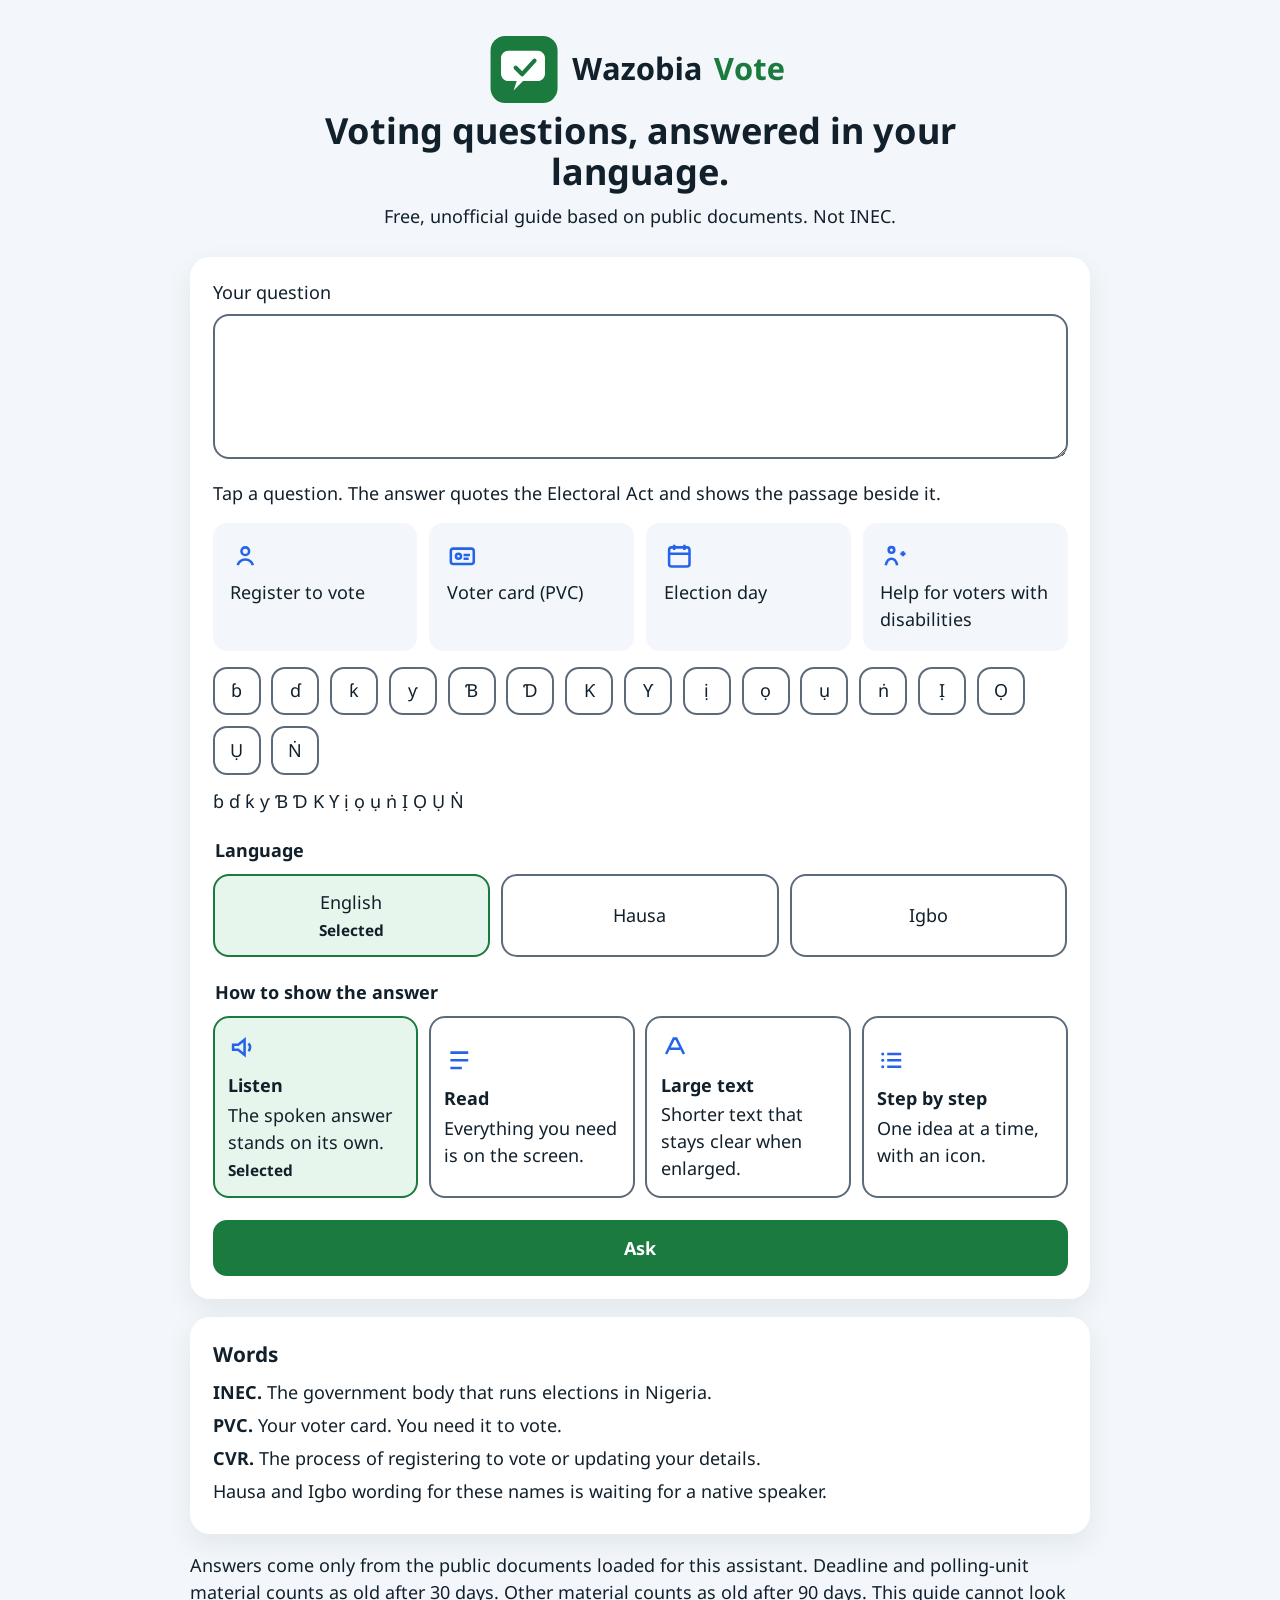
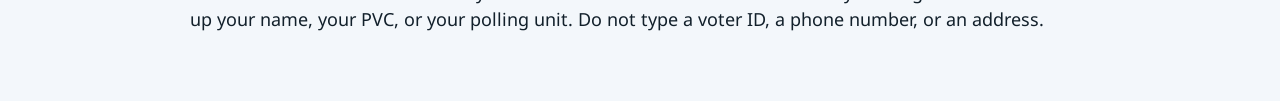
<file: static/index.html>
<!DOCTYPE html>
<html lang="en">
<head>
  <meta charset="utf-8">
  <meta name="viewport" content="width=device-width, initial-scale=1">
  <title>Wazobia Vote: unofficial voter information</title>
  <link rel="icon" href="/static/wazobia-mark.svg" type="image/svg+xml">
  <link rel="apple-touch-icon" href="/static/wazobia-mark.svg">
  <link rel="stylesheet" href="/static/styles.css?v=7">
</head>
<body class="profile-voice">
  <a class="skip" href="#question">Skip to the question</a>
  <main>
    <header class="intro">
      <img src="/static/wazobia-logo.svg" alt="Wazobia Vote">
      <h1>Voting questions, answered in your language.</h1>
      <p>Free, unofficial guide based on public documents. Not INEC.</p>
    </header>

    <form id="ask-form" class="card">
      <label for="question">Your question</label>
      <textarea id="question" name="question" rows="4" required maxlength="500"></textarea>

      <p class="topic-lead">Tap a question. The answer quotes the Electoral Act and shows the passage beside it.</p>
      <div class="topics" role="group" aria-label="Topic shortcuts">
        <button type="button" class="topic" data-ask="yes" data-question="Who may register to vote?">
          <span class="topic-icon" aria-hidden="true"><svg viewBox="0 0 24 24"><circle cx="12" cy="8" r="3" fill="none" stroke="currentColor" stroke-width="2"/><path d="M6 19c1-3 3.2-4.5 6-4.5S17 16 18 19" fill="none" stroke="currentColor" stroke-width="2"/></svg></span>
          <span>Register to vote</span>
        </button>
        <button type="button" class="topic" data-ask="yes" data-question="How do I collect my PVC?">
          <span class="topic-icon" aria-hidden="true"><svg viewBox="0 0 24 24"><rect x="3" y="6" width="18" height="12" rx="2" fill="none" stroke="currentColor" stroke-width="2"/><circle cx="9" cy="12" r="2" fill="none" stroke="currentColor" stroke-width="2"/><path d="M13 11h5M13 14h4" stroke="currentColor" stroke-width="2"/></svg></span>
          <span>Voter card (PVC)</span>
        </button>
        <button type="button" class="topic" data-ask="yes" data-question="What happens on election day?">
          <span class="topic-icon" aria-hidden="true"><svg viewBox="0 0 24 24"><rect x="4" y="5" width="16" height="15" rx="2" fill="none" stroke="currentColor" stroke-width="2"/><path d="M4 10h16M8 3v4M16 3v4" stroke="currentColor" stroke-width="2"/></svg></span>
          <span>Election day</span>
        </button>
        <button type="button" class="topic" data-ask="yes" data-question="What help can a voter with a disability ask for?">
          <span class="topic-icon" aria-hidden="true"><svg viewBox="0 0 24 24"><circle cx="9" cy="7" r="2.2" fill="none" stroke="currentColor" stroke-width="2"/><path d="M4.5 19c.8-3.2 2.6-5 4.5-5s3.7 1.8 4.5 5" fill="none" stroke="currentColor" stroke-width="2"/><path d="M16 10h4M18 8v4" stroke="currentColor" stroke-width="2"/></svg></span>
          <span>Help for voters with disabilities</span>
        </button>
      </div>

      <div class="letter-pad" role="group" aria-label="Insert a Hausa or Igbo letter">
        <button type="button" data-letter="ɓ">ɓ</button>
        <button type="button" data-letter="ɗ">ɗ</button>
        <button type="button" data-letter="ƙ">ƙ</button>
        <button type="button" data-letter="ƴ">ƴ</button>
        <button type="button" data-letter="Ɓ">Ɓ</button>
        <button type="button" data-letter="Ɗ">Ɗ</button>
        <button type="button" data-letter="Ƙ">Ƙ</button>
        <button type="button" data-letter="Ƴ">Ƴ</button>
        <button type="button" data-letter="ị">ị</button>
        <button type="button" data-letter="ọ">ọ</button>
        <button type="button" data-letter="ụ">ụ</button>
        <button type="button" data-letter="ṅ">ṅ</button>
        <button type="button" data-letter="Ị">Ị</button>
        <button type="button" data-letter="Ọ">Ọ</button>
        <button type="button" data-letter="Ụ">Ụ</button>
        <button type="button" data-letter="Ṅ">Ṅ</button>
      </div>
      <p class="letter-sample" lang="und">ɓ ɗ ƙ ƴ Ɓ Ɗ Ƙ Ƴ ị ọ ụ ṅ Ị Ọ Ụ Ṅ</p>

      <fieldset class="segment">
        <legend>Language</legend>
        <div class="choices">
          <label>
            <input type="radio" name="language" value="en" checked>
            <span>English</span>
            <span class="mark" aria-hidden="true">Selected</span>
          </label>
          <label>
            <input type="radio" name="language" value="ha">
            <span>Hausa</span>
            <span class="mark" aria-hidden="true">Selected</span>
          </label>
          <label>
            <input type="radio" name="language" value="ig">
            <span>Igbo</span>
            <span class="mark" aria-hidden="true">Selected</span>
          </label>
        </div>
      </fieldset>

      <fieldset class="profiles">
        <legend>How to show the answer</legend>
        <div class="choices">
          <label class="profile-card">
            <input type="radio" name="profile" value="voice" checked>
            <span class="profile-icon" aria-hidden="true"><svg viewBox="0 0 24 24"><path d="M4 10v4h4l5 4V6L8 10H4z" fill="none" stroke="currentColor" stroke-width="2"/><path d="M16 9a4 4 0 0 1 0 6" fill="none" stroke="currentColor" stroke-width="2"/></svg></span>
            <span class="profile-name">Listen</span>
            <span class="profile-line">The spoken answer stands on its own.</span>
            <span class="mark" aria-hidden="true">Selected</span>
          </label>
          <label class="profile-card">
            <input type="radio" name="profile" value="text_only">
            <span class="profile-icon" aria-hidden="true"><svg viewBox="0 0 24 24"><path d="M5 6h14M5 12h14M5 18h9" fill="none" stroke="currentColor" stroke-width="2"/></svg></span>
            <span class="profile-name">Read</span>
            <span class="profile-line">Everything you need is on the screen.</span>
            <span class="mark" aria-hidden="true">Selected</span>
          </label>
          <label class="profile-card">
            <input type="radio" name="profile" value="large_text">
            <span class="profile-icon" aria-hidden="true"><svg viewBox="0 0 24 24"><path d="M4 18L10 6h2l6 12M7 14h8" fill="none" stroke="currentColor" stroke-width="2"/></svg></span>
            <span class="profile-name">Large text</span>
            <span class="profile-line">Shorter text that stays clear when enlarged.</span>
            <span class="mark" aria-hidden="true">Selected</span>
          </label>
          <label class="profile-card">
            <input type="radio" name="profile" value="plain">
            <span class="profile-icon" aria-hidden="true"><svg viewBox="0 0 24 24"><path d="M8 7h11M8 12h11M8 17h11" fill="none" stroke="currentColor" stroke-width="2"/><circle cx="4.5" cy="7" r="1.2" fill="currentColor"/><circle cx="4.5" cy="12" r="1.2" fill="currentColor"/><circle cx="4.5" cy="17" r="1.2" fill="currentColor"/></svg></span>
            <span class="profile-name">Step by step</span>
            <span class="profile-line">One idea at a time, with an icon.</span>
            <span class="mark" aria-hidden="true">Selected</span>
          </label>
        </div>
      </fieldset>

      <button type="submit" id="ask" class="ask">
        <span class="ask-label">Ask</span>
      </button>
    </form>

    <p id="status" class="notice" role="status" hidden></p>

    <article id="result" class="card answer-card" hidden>
      <p id="badge" class="badge"></p>
      <button type="button" id="speak" class="speak">Listen</button>
      <h2>Answer</h2>
      <p id="display"></p>
      <section id="evidence-block" hidden>
        <h2>From the document</h2>
        <div id="evidence"></div>
      </section>
      <section id="steps-block" hidden>
        <h2>Steps</h2>
        <ol id="steps"></ol>
      </section>
      <section id="sources-block">
        <h2>Sources</h2>
        <ul id="citations"></ul>
        <p id="empty-sources" class="empty-sources" hidden>
          <span class="badge-icon" aria-hidden="true"><svg viewBox="0 0 24 24"><circle cx="12" cy="12" r="8" fill="none" stroke="currentColor" stroke-width="2"/><path d="M12 8v5M12 16h.01" stroke="currentColor" stroke-width="2"/></svg></span>
          <span>No source was attached to this reply.</span>
        </p>
      </section>
      <p id="review-note" class="review-note" hidden></p>
      <div id="answer-actions" class="answer-actions" hidden>
        <button type="button" id="copy-answer">Copy answer</button>
        <button type="button" id="share-whatsapp">Share on WhatsApp</button>
        <button type="button" id="report-answer">Report a wrong answer</button>
      </div>
    </article>
    <section class="card words" aria-label="Words">
      <h2>Words</h2>
      <p><strong>INEC.</strong> The government body that runs elections in Nigeria.</p>
      <p><strong>PVC.</strong> Your voter card. You need it to vote.</p>
      <p><strong>CVR.</strong> The process of registering to vote or updating your details.</p>
      <p>Hausa and Igbo wording for these names is waiting for a native speaker.</p>
    </section>
  </main>
  <footer>
    <p>Answers come only from the public documents loaded for this assistant. Deadline and polling-unit material counts as old after 30 days. Other material counts as old after 90 days. This guide cannot look up your name, your PVC, or your polling unit. Do not type a voter ID, a phone number, or an address.</p>
  </footer>
  <script src="/static/app.js?v=4"></script>
</body>
</html>
</file>
<file: static/styles.css>
@font-face {
  font-family: "Noto Sans";
  src: url("/static/fonts/NotoSans-Regular.woff2") format("woff2");
  font-weight: 400;
  font-style: normal;
  font-display: swap;
}

@font-face {
  font-family: "Noto Sans";
  src: url("/static/fonts/NotoSans-Bold.woff2") format("woff2");
  font-weight: 700;
  font-style: normal;
  font-display: swap;
}

:root {
  --ink: #12202b;
  --page: #f3f7fb;
  --card: #ffffff;
  --green: #1b7a3e;
  --green-soft: #e7f6ec;
  --blue: #2563eb;
  --blue-soft: #e8f1ff;
  --amber-bg: #fff6de;
  --amber-ink: #6a3b00;
  --grey-bg: #e8edf2;
  --line: #5c6b7a;
  --shadow: 0 10px 28px rgba(18, 32, 43, 0.08);
  --radius: 20px;
  color: var(--ink);
  background: var(--page);
  font-family: "Noto Sans", sans-serif;
  font-size: 18px;
  line-height: 1.5;
}

* {
  box-sizing: border-box;
}

[hidden] {
  display: none !important;
}

html {
  background: var(--page);
}

body {
  margin: 0 auto;
  max-width: 52rem;
  padding: 1.5rem 0 2.75rem;
  background: transparent;
}

.skip {
  position: absolute;
  left: 0.75rem;
  top: 0.75rem;
  transform: translateY(-150%);
  background: var(--card);
  color: var(--ink);
  padding: 0.75rem 1rem;
  border-radius: 12px;
  z-index: 2;
}

.skip:focus {
  transform: none;
}

main,
footer {
  padding: 0 1rem;
}

.intro {
  text-align: center;
  margin: 0.5rem auto 1.5rem;
  max-width: 38rem;
}

.intro h1 {
  margin: 0 0 0.55rem;
  font-size: 2rem;
  line-height: 1.15;
  font-weight: 700;
}

.intro p,
.lede {
  margin: 0;
}

.back {
  margin: 0.8rem 0 1rem;
}

.card,
.review-row {
  background: var(--card);
  border-radius: var(--radius);
  box-shadow: var(--shadow);
  padding: 1.25rem;
  margin-bottom: 1rem;
}

label,
button,
input,
select,
textarea {
  font: inherit;
  color: inherit;
}

textarea,
select {
  width: 100%;
  min-height: 7.5rem;
  margin-top: 0.45rem;
  padding: 0.9rem 1rem;
  border: 2px solid var(--line);
  border-radius: 16px;
  background: var(--card);
}

select {
  min-height: 48px;
}

button,
.letter-pad button,
.ask,
.speak,
.segment label,
.profile-card,
.topic {
  min-height: max(48px, 2.7rem);
}

button {
  border-radius: 14px;
  border: 2px solid var(--line);
  background: var(--card);
  padding: 0.7rem 0.9rem;
  white-space: normal;
}

.topics {
  display: grid;
  grid-template-columns: 1fr 1fr;
  gap: 0.7rem;
  margin-top: 0.9rem;
}

.topic {
  display: flex;
  flex-direction: column;
  align-items: flex-start;
  gap: 0.45rem;
  padding: 0.85rem;
  text-align: left;
  background: var(--page);
  color: var(--ink);
  border-color: transparent;
  box-shadow: none;
}

.topic-icon {
  color: var(--blue);
  display: inline-flex;
}

.topic-icon svg,
.profile-icon svg {
  width: 1.7rem;
  height: 1.7rem;
}

.letter-pad,
.choices {
  display: flex;
  flex-wrap: wrap;
  gap: 0.6rem;
}

.letter-pad > *,
.choices > *,
.topic {
  min-width: 0;
  max-width: 100%;
}

.letter-pad {
  margin-top: 0.9rem;
}

.letter-pad button {
  min-width: 48px;
  padding: 0.4rem 0.55rem;
}

.letter-sample {
  margin: 0.75rem 0 0;
}

fieldset {
  margin: 1.2rem 0 0;
  padding: 0;
  border: 0;
  min-width: 0;
}

legend {
  font-weight: 700;
  margin-bottom: 0.55rem;
}

.segment label {
  flex: 1 1 9rem;
}

.segment label,
.profile-card {
  position: relative;
  display: flex;
  flex-direction: column;
  justify-content: center;
  gap: 0.15rem;
  padding: 0.75rem;
  border: 2px solid var(--line);
  border-radius: 16px;
  background: var(--card);
  cursor: pointer;
}

.segment label {
  align-items: center;
  text-align: center;
}

.segment input {
  position: absolute;
  opacity: 0;
  width: 1px;
  height: 1px;
}

.profile-card input {
  position: absolute;
  inset: -2px;
  z-index: 1;
  margin: 0;
  opacity: 0;
  cursor: pointer;
}

.mark {
  display: none;
  font-size: 0.85rem;
  font-weight: 700;
}

.segment label:has(:checked),
.profile-card:has(:checked) {
  border-color: var(--green);
  background: var(--green-soft);
}

.segment label:has(:checked) .mark,
.profile-card:has(:checked) .mark {
  display: inline;
}

.profiles .choices {
  display: grid;
  grid-template-columns: 1fr;
}

.profile-icon {
  color: var(--blue);
}

.profile-name {
  font-weight: 700;
}

.profile-line,
.topic,
.letter-pad button,
#display,
footer p,
#citations li {
  overflow-wrap: anywhere;
}

.ask,
.speak,
.review-row button {
  display: block;
  width: 100%;
  margin-top: 1.25rem;
  background: var(--green);
  color: #ffffff;
  border-color: var(--green);
  font-weight: 700;
}

.review-row button {
  width: auto;
  margin-top: 0;
}

.ask:disabled {
  opacity: 1;
}

.notice {
  margin: 0 0 1rem;
  padding: 0.9rem 1rem;
  border-radius: 16px;
  background: var(--card);
  box-shadow: var(--shadow);
}

.notice.is-error {
  background: var(--amber-bg);
  color: var(--amber-ink);
  border: 2px solid var(--amber-ink);
}

.badge,
.review-note,
.empty-sources {
  display: flex;
  align-items: center;
  gap: 0.55rem;
  margin: 0 0 0.9rem;
  padding: 0.7rem 0.85rem;
  border-radius: 14px;
  font-weight: 700;
}

.badge svg,
.review-note svg,
.empty-sources svg,
.step svg {
  width: 1.4rem;
  height: 1.4rem;
  flex: 0 0 auto;
}

.badge-verified {
  background: var(--green-soft);
  color: var(--green);
}

.badge-partial {
  background: var(--blue-soft);
  color: var(--blue);
}

.badge-failed {
  background: var(--grey-bg);
  color: var(--ink);
  border: 2px solid var(--line);
}

.badge-unverified,
.review-note {
  background: var(--amber-bg);
  color: var(--amber-ink);
  border: 2px solid var(--amber-ink);
}

.badge-scope,
.empty-sources {
  background: var(--grey-bg);
  color: var(--ink);
}

.speak {
  margin-bottom: 0.35rem;
}

.answer-actions {
  display: flex;
  flex-wrap: wrap;
  gap: 0.6rem;
  margin-top: 0.9rem;
}

.topic-lead {
  margin: 0.8rem 0 0.2rem;
}

.evidence {
  margin: 0.35rem 0 0.8rem;
  padding: 0.85rem 1rem;
  background: var(--grey-bg);
  border-radius: 16px;
}

.evidence h3 {
  margin: 0 0 0.35rem;
  font-size: 1rem;
}

.evidence p {
  margin: 0;
}

h2 {
  margin: 1.15rem 0 0.45rem;
  font-size: 1.15rem;
}

.words h2 {
  margin-top: 0;
}

.words p {
  margin: 0.35rem 0;
}

.step {
  display: flex;
  gap: 0.7rem;
  align-items: flex-start;
  margin: 0.35rem 0;
  padding: 0.55rem 0;
}

#citations {
  display: flex;
  flex-wrap: wrap;
  gap: 0.65rem;
  margin: 0;
  padding: 0;
  list-style: none;
}

#citations li {
  max-width: 100%;
  padding: 0.75rem 0.9rem;
  border-radius: 14px;
  background: var(--page);
}

#citations a,
footer a,
.back a {
  color: var(--blue);
  font-weight: 700;
}

#citations a {
  display: inline-block;
  max-width: 100%;
  overflow-wrap: anywhere;
}

footer {
  margin-top: 0.4rem;
}

a:focus,
button:focus,
textarea:focus,
select:focus,
.segment label:focus-within,
.profile-card:focus-within,
.profile-card:has(input:focus) {
  outline: 3px solid var(--green);
  outline-offset: 3px;
}

body.profile-voice .speak {
  font-size: 1.15rem;
}

body.profile-text_only .speak {
  display: none;
}

body.profile-large_text {
  font-size: 1.56rem;
}

body.profile-plain .step {
  font-size: 1.15rem;
  border-bottom: 2px solid var(--line);
}

body.profile-plain .step svg {
  width: 2rem;
  height: 2rem;
}

.review-row,
.review-row p,
#system-errors {
  overflow-wrap: anywhere;
  max-width: 100%;
}

.review-row form {
  display: flex;
  flex-wrap: wrap;
  gap: 0.7rem;
  align-items: end;
  max-width: 100%;
}

.review-row select {
  width: 100%;
  min-width: 0;
  max-width: 100%;
  margin-top: 0.35rem;
}

@media (min-width: 720px) {
  .topics {
    grid-template-columns: repeat(4, minmax(0, 1fr));
  }

  .profiles .choices {
    grid-template-columns: 1fr 1fr;
  }
}

@media (min-width: 1024px) {
  .profiles .choices {
    grid-template-columns: repeat(4, minmax(0, 1fr));
  }
}
</file>
